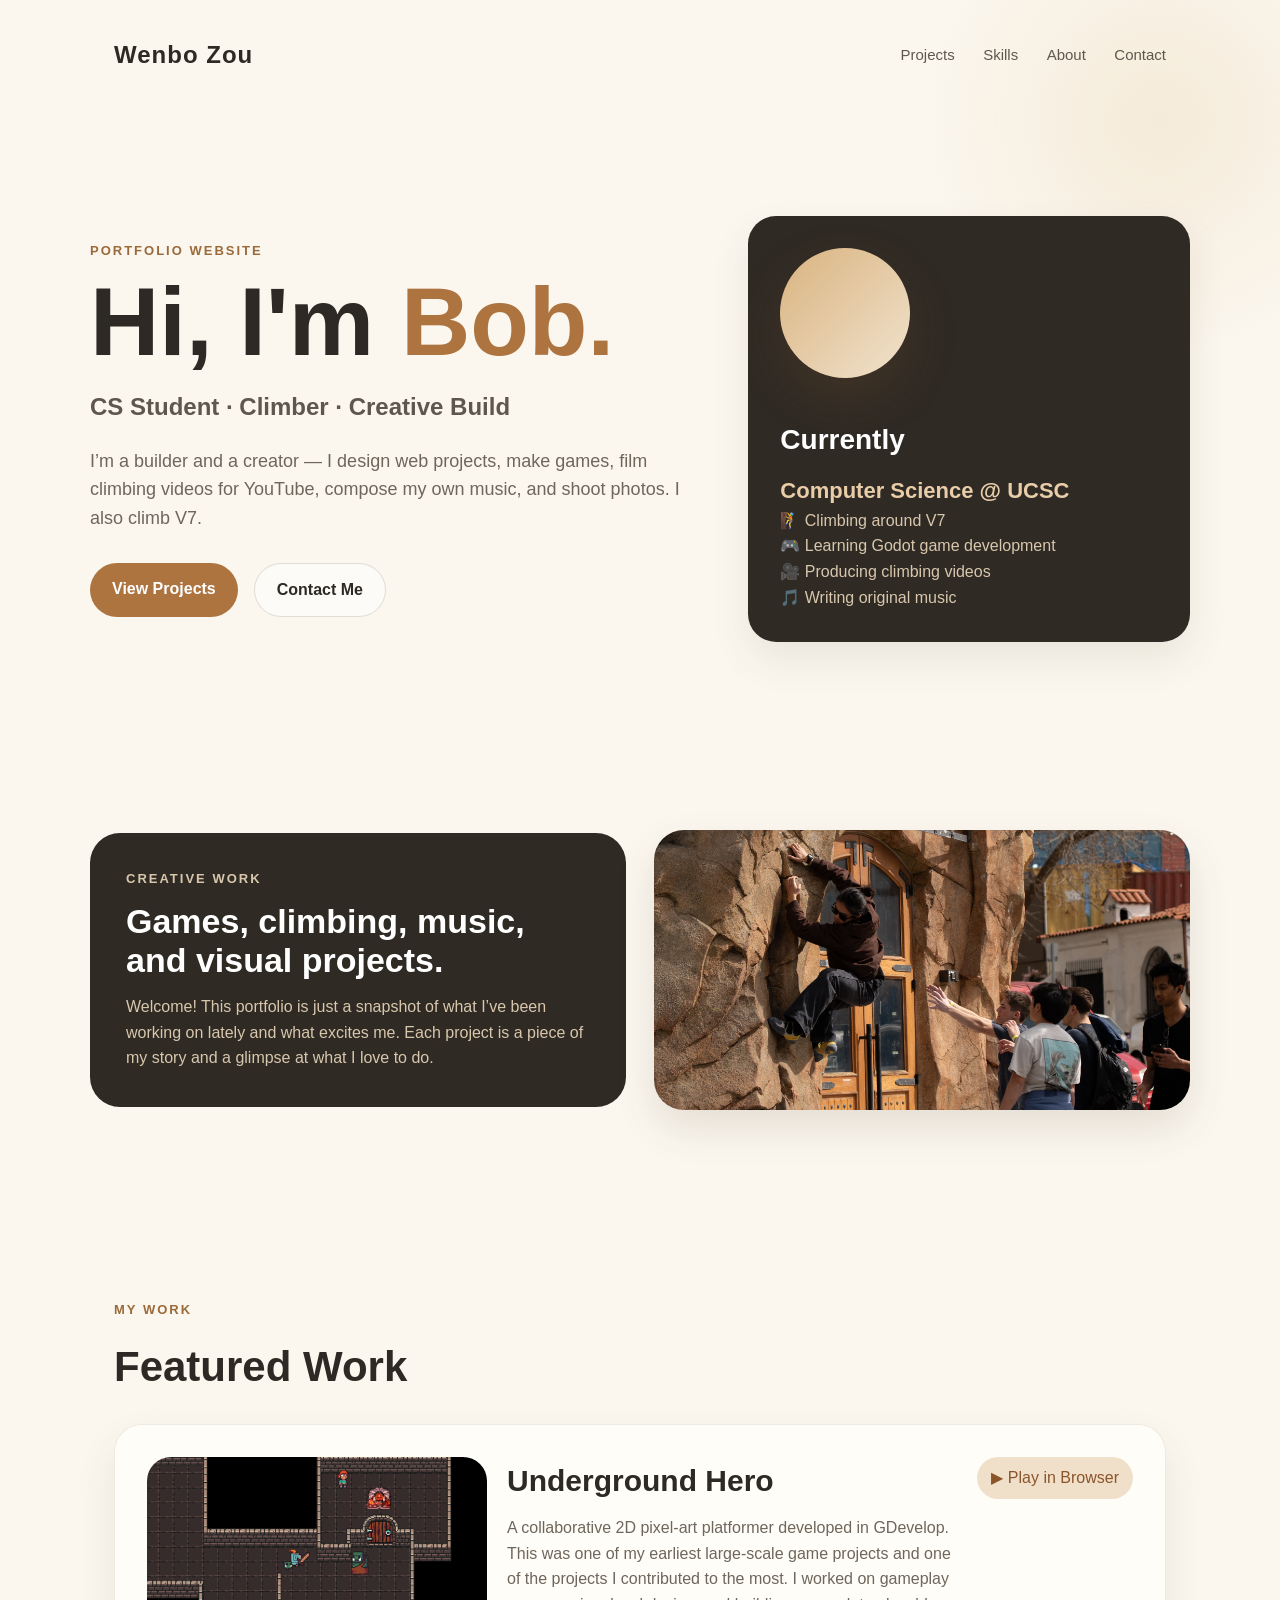
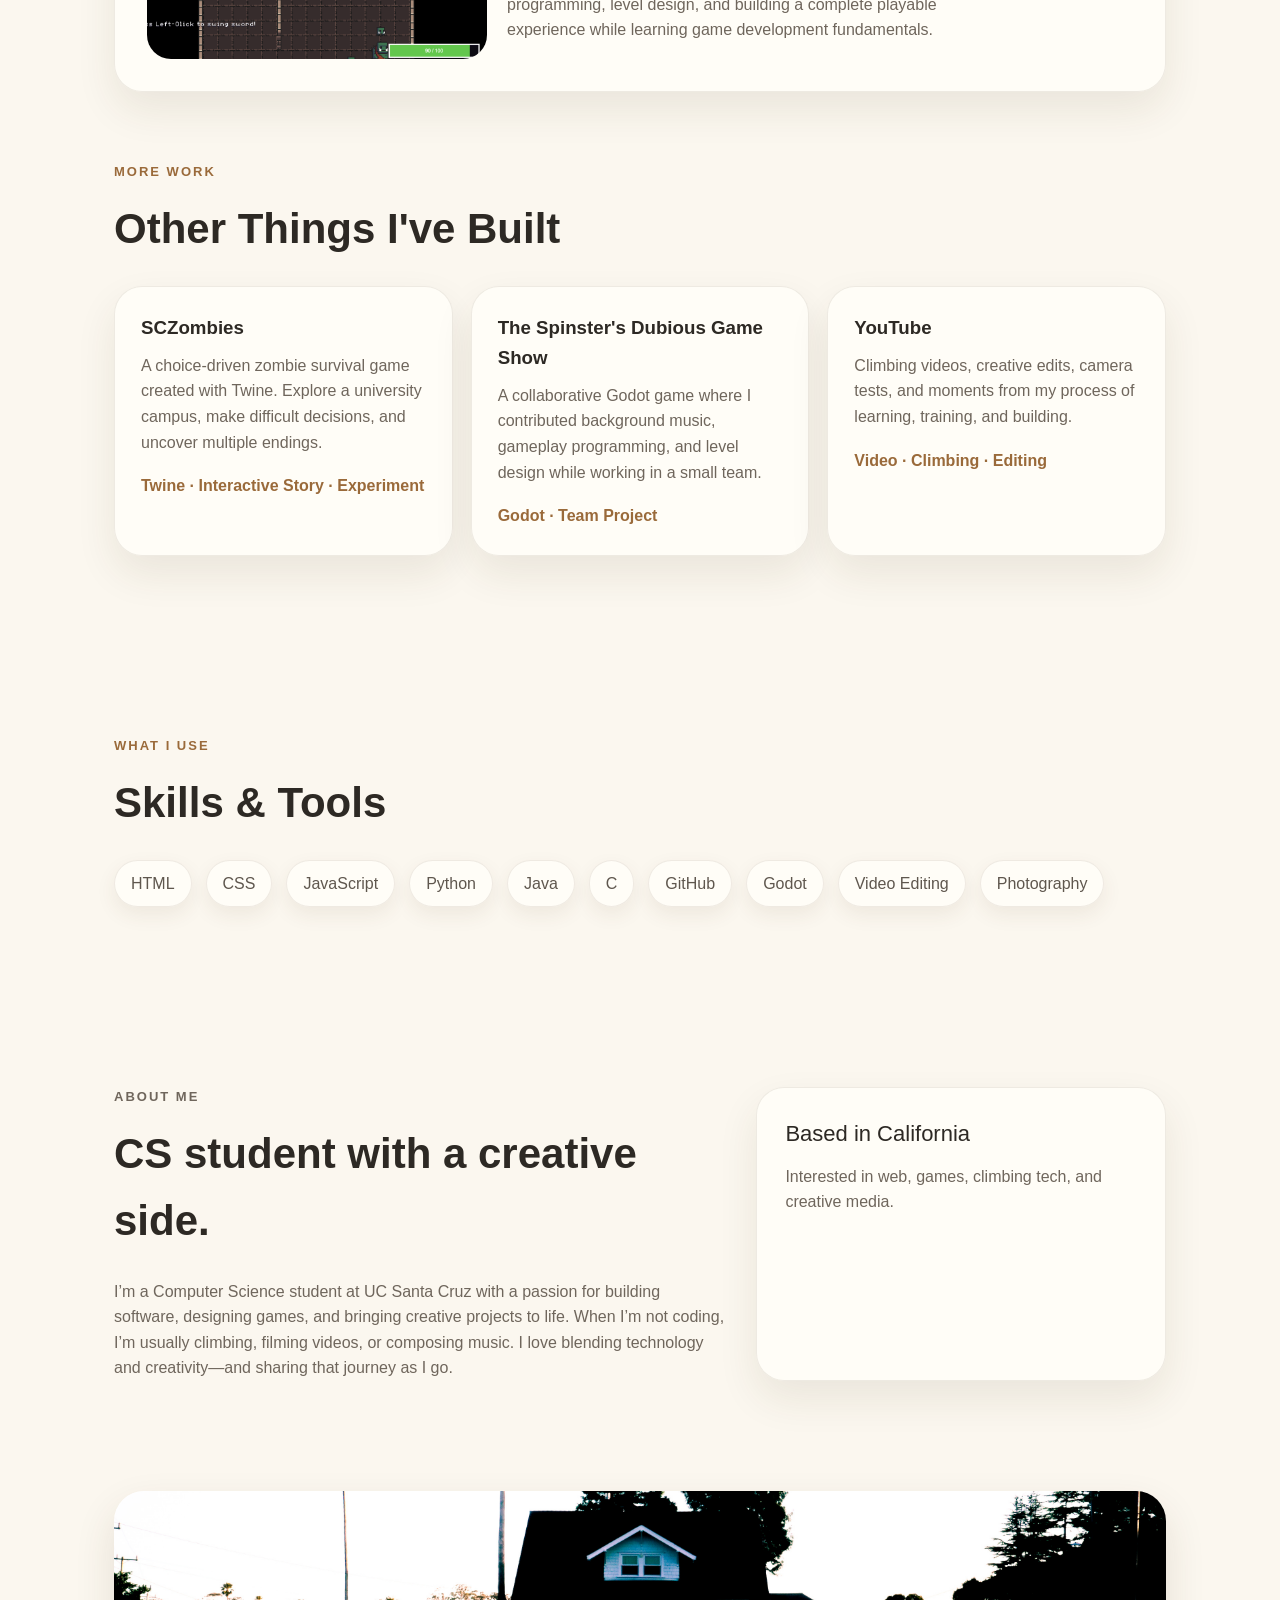
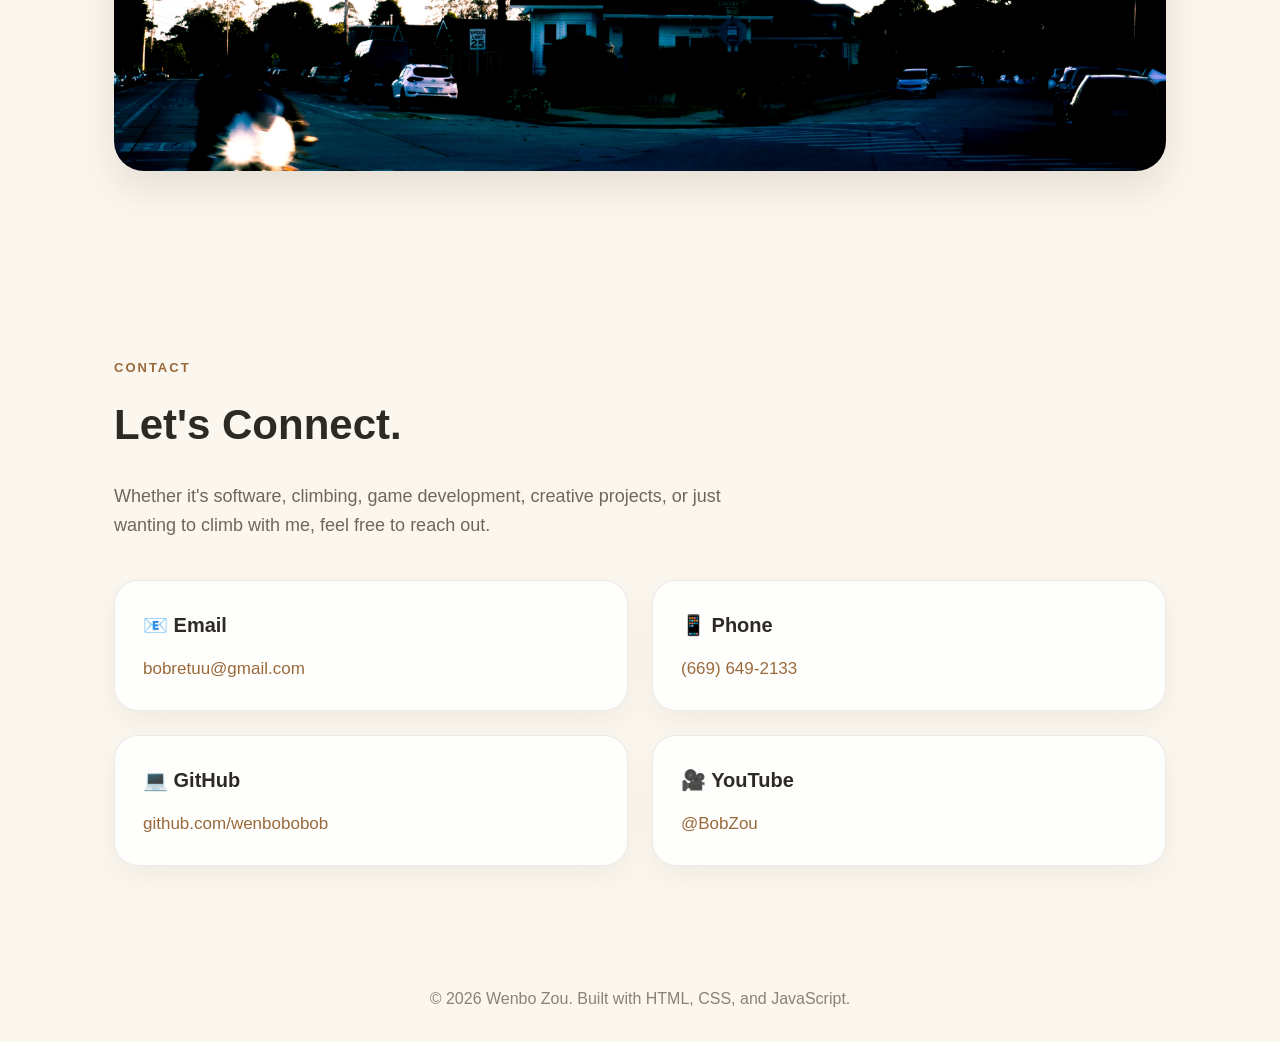
<file: index.html>
<!DOCTYPE html>
<html lang="en">
<head>
  <meta charset="UTF-8" />
  <meta name="viewport" content="width=device-width, initial-scale=1.0" />
  <title>Bob Zou | Portfolio</title>
  <link rel="stylesheet" href="style.css" />
</head>

<body>
  <div class="background-glow"></div>

  <header>
    <nav id="navbar">
      <h2 class="logo">Wenbo Zou</h2>

      <div class="nav-links">
        <a href="#projects">Projects</a>
        <a href="#skills">Skills</a>
        <a href="#about">About</a>
        <a href="#contact">Contact</a>
      </div>
    </nav>

    <section class="hero">
      <div class="hero-text">
        <p class="small-title">Portfolio Website</p>
        <h1>Hi, I'm <span>Bob.</span></h1>
        <h2 id="typing-text">CS Student · Climber · Creative Builder</h2>

        <p class="hero-description">
          I’m a builder and a creator — I design web projects, make games, film climbing videos for YouTube, compose my own music, and shoot photos. I also climb V7.
        </p>

        <div class="hero-buttons">
          <a href="#projects" class="main-button">View Projects</a>
          <a href="#contact" class="secondary-button">Contact Me</a>
        </div>
      </div>

      <div class="hero-card dark-card">
    <div class="circle"></div>

    <h3>Currently</h3>

    <p>Computer Science @ UCSC</p>

    <span>
        🧗 Climbing around V7<br>
        🎮 Learning Godot game development<br>
        🎥 Producing climbing videos<br>
        🎵 Writing original music
    </span>
</div>
    </section>

    <section class="visual-strip">
      <div class="visual-text dark-card">
        <p class="section-label light-label">Creative Work</p>
        <h2>Games, climbing, music, and visual projects.</h2>
        <p>
          Welcome! This portfolio is just a snapshot of what I’ve been working on lately and what excites me. Each project is a piece of my story and a glimpse at what I love to do.
        </p>
      </div>

      <img
    class="portfolio-image"
    src="images/1.JPG"
    alt="landScape">
    </section>
  </header>

  <main>
    <section id="projects" class="section">
  <p class="section-label">My Work</p>
  <h2>Featured Work</h2>

  <div class="featured-project">
    <img
        class="featured-image"
        src="images/underground.png"
        alt="Underground Hero">
    <div>

        <h3>Underground Hero</h3>

        <p>
            A collaborative 2D pixel-art platformer developed in GDevelop.
            This was one of my earliest large-scale game projects and one of the
            projects I contributed to the most. I worked on gameplay programming,
            level design, and building a complete playable experience while
            learning game development fundamentals.
        </p>

    </div>

    <a
        class="tag"
        href="games/undergroundHero/"
        target="_blank">

        ▶ Play in Browser

    </a>

  </div>

  <div class="experiments-block">
    <p class="section-label">More Work</p>
    <h2>Other Things I've Built</h2>

    <div class="project-grid">
      <a class="project-card" href="games/SCZombies/index.html" target="_blank">
        <h3>SCZombies</h3>
        <p>
          A choice-driven zombie survival game created with Twine.
          Explore a university campus, make difficult decisions,
          and uncover multiple endings.
        </p>
        <span>Twine · Interactive Story · Experiment</span>
      </a>

      <a
        class="project-card"
        href="https://pachino55.itch.io/the-spinsters-dubious-game-show"
        target="_blank">

        <h3>The Spinster's Dubious Game Show</h3>

        <p>

        A collaborative Godot game where I contributed
        background music, gameplay programming,
        and level design while working in a small team.

        </p>

        <span>Godot · Team Project</span>

        </a>

      <a
        class="project-card"
        href="https://www.youtube.com/@BobZou"
        target="_blank"
      >
        <h3>YouTube</h3>
        <p>
          Climbing videos, creative edits, camera tests, and moments from my
          process of learning, training, and building.
        </p>
        <span>Video · Climbing · Editing</span>
      </a>
    </div>
  </div>
</section>

    <section id="skills" class="section">
      <p class="section-label">What I Use</p>
      <h2>Skills & Tools</h2>

      <div class="skills-list">
        <span>HTML</span>
        <span>CSS</span>
        <span>JavaScript</span>
        <span>Python</span>
        <span>Java</span>
        <span>C</span>
        <span>GitHub</span>
        <span>Godot</span>
        <span>Video Editing</span>
        <span>Photography</span>
      </div>
    </section>

    <section id="about" class="section about-section">
      <div>
        <p class="section-label">About Me</p>
        <h2>CS student with a creative side.</h2>
        <p>
          I’m a Computer Science student at UC Santa Cruz with a passion for building software, designing games, and bringing creative projects to life. When I’m not coding, I’m usually climbing, filming videos, or composing music. I love blending technology and creativity—and sharing that journey as I go.
        </p>
      </div>

      <div class="about-box">
        <p>Based in California</p>
        <p>
          Interested in web, games, climbing tech, and creative media.
        </p>
      </div>
    </section>

    <section class="section image-section">
      <img
    class="portfolio-image"
    src="images/2.JPG"
    alt="climbing">
    </section>

    <section id="contact" class="section">

    <p class="section-label">Contact</p>

    <h2>Let's Connect.</h2>

    <p class="contact-intro">
        Whether it's software, climbing, game development, creative projects,
        or just wanting to climb with me, feel free to reach out.
    </p>

    <div class="contact-grid">

        <div class="contact-card">
            <h3>📧 Email</h3>
            <a href="mailto:bobretuu@gmail.com">
                bobretuu@gmail.com
            </a>
        </div>

        <div class="contact-card">
            <h3>📱 Phone</h3>
            <a href="tel:6696492133">
                (669) 649-2133
            </a>
        </div>

        <div class="contact-card">
            <h3>💻 GitHub</h3>
            <a href="https://github.com/wenbobobob" target="_blank">
                github.com/wenbobobob
            </a>
        </div>

        <div class="contact-card">
            <h3>🎥 YouTube</h3>
            <a href="https://www.youtube.com/@BobZou" target="_blank">
                @BobZou
            </a>
        </div>

    </div>

</section>
  </main>

  <footer>
    <p>© 2026 Wenbo Zou. Built with HTML, CSS, and JavaScript.</p>
  </footer>

  <script src="script.js"></script>
</body>
</html>
</file>
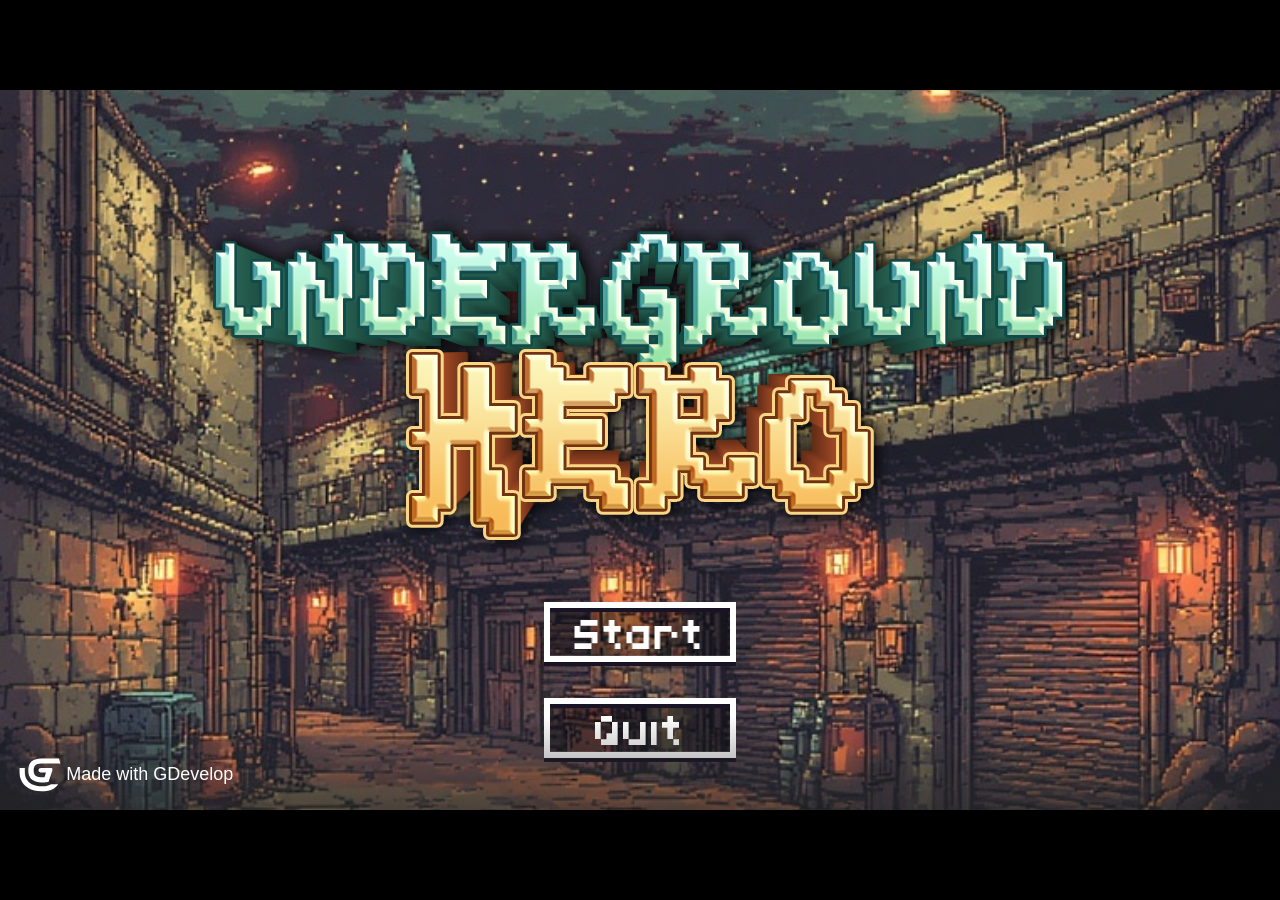
<file: games/undergroundHero/index.html>
<!DOCTYPE html>
<html>
<head>
    <meta charset="UTF-8"/>
    <link rel="manifest" href="manifest.webmanifest">

    <meta name="apple-mobile-web-app-capable" content="yes">
    <meta name="apple-mobile-web-app-status-bar-style" content="black-translucent">

    <meta name="theme-color" content="#000000" />
    <meta name="viewport" content="width=device-width, initial-scale=1.0, maximum-scale=1.0, user-scalable=no" />

	<style>
		body {
			margin: 0;
			padding: 0;
			background-color: #000000;
            overflow: hidden;
		}
        #canvasArea {
            margin-left: auto;
            margin-right: auto;
            overflow: hidden;
        }

        
	</style>
    <!-- Libs and GDJS core files : -->
		<script src="libs/jshashtable.js" crossorigin="anonymous"></script>
	<script src="logger.js" crossorigin="anonymous"></script>
	<script src="gd.js" crossorigin="anonymous"></script>
	<script src="libs/rbush.js" crossorigin="anonymous"></script>
	<script src="AsyncTasksManager.js" crossorigin="anonymous"></script>
	<script src="inputmanager.js" crossorigin="anonymous"></script>
	<script src="jsonmanager.js" crossorigin="anonymous"></script>
	<script src="Model3DManager.js" crossorigin="anonymous"></script>
	<script src="ResourceLoader.js" crossorigin="anonymous"></script>
	<script src="ResourceCache.js" crossorigin="anonymous"></script>
	<script src="timemanager.js" crossorigin="anonymous"></script>
	<script src="polygon.js" crossorigin="anonymous"></script>
	<script src="runtimeobject.js" crossorigin="anonymous"></script>
	<script src="profiler.js" crossorigin="anonymous"></script>
	<script src="RuntimeInstanceContainer.js" crossorigin="anonymous"></script>
	<script src="runtimescene.js" crossorigin="anonymous"></script>
	<script src="scenestack.js" crossorigin="anonymous"></script>
	<script src="force.js" crossorigin="anonymous"></script>
	<script src="RuntimeLayer.js" crossorigin="anonymous"></script>
	<script src="layer.js" crossorigin="anonymous"></script>
	<script src="RuntimeCustomObjectLayer.js" crossorigin="anonymous"></script>
	<script src="timer.js" crossorigin="anonymous"></script>
	<script src="runtimewatermark.js" crossorigin="anonymous"></script>
	<script src="runtimegame.js" crossorigin="anonymous"></script>
	<script src="variable.js" crossorigin="anonymous"></script>
	<script src="variablescontainer.js" crossorigin="anonymous"></script>
	<script src="oncetriggers.js" crossorigin="anonymous"></script>
	<script src="runtimebehavior.js" crossorigin="anonymous"></script>
	<script src="SpriteAnimator.js" crossorigin="anonymous"></script>
	<script src="spriteruntimeobject.js" crossorigin="anonymous"></script>
	<script src="affinetransformation.js" crossorigin="anonymous"></script>
	<script src="CustomRuntimeObjectInstanceContainer.js" crossorigin="anonymous"></script>
	<script src="CustomRuntimeObject.js" crossorigin="anonymous"></script>
	<script src="CustomRuntimeObject2D.js" crossorigin="anonymous"></script>
	<script src="indexeddb.js" crossorigin="anonymous"></script>
	<script src="events-tools/commontools.js" crossorigin="anonymous"></script>
	<script src="events-tools/variabletools.js" crossorigin="anonymous"></script>
	<script src="events-tools/runtimescenetools.js" crossorigin="anonymous"></script>
	<script src="events-tools/inputtools.js" crossorigin="anonymous"></script>
	<script src="events-tools/objecttools.js" crossorigin="anonymous"></script>
	<script src="events-tools/cameratools.js" crossorigin="anonymous"></script>
	<script src="events-tools/soundtools.js" crossorigin="anonymous"></script>
	<script src="events-tools/storagetools.js" crossorigin="anonymous"></script>
	<script src="events-tools/stringtools.js" crossorigin="anonymous"></script>
	<script src="events-tools/windowtools.js" crossorigin="anonymous"></script>
	<script src="events-tools/networktools.js" crossorigin="anonymous"></script>
	<script src="splash/gd-logo-light.js" crossorigin="anonymous"></script>
	<script src="pixi-renderers/pixi.js" crossorigin="anonymous"></script>
	<script src="pixi-renderers/pixi-filters-tools.js" crossorigin="anonymous"></script>
	<script src="pixi-renderers/runtimegame-pixi-renderer.js" crossorigin="anonymous"></script>
	<script src="pixi-renderers/runtimescene-pixi-renderer.js" crossorigin="anonymous"></script>
	<script src="pixi-renderers/layer-pixi-renderer.js" crossorigin="anonymous"></script>
	<script src="pixi-renderers/pixi-image-manager.js" crossorigin="anonymous"></script>
	<script src="pixi-renderers/pixi-bitmapfont-manager.js" crossorigin="anonymous"></script>
	<script src="pixi-renderers/spriteruntimeobject-pixi-renderer.js" crossorigin="anonymous"></script>
	<script src="pixi-renderers/CustomRuntimeObject2DPixiRenderer.js" crossorigin="anonymous"></script>
	<script src="pixi-renderers/DebuggerPixiRenderer.js" crossorigin="anonymous"></script>
	<script src="pixi-renderers/loadingscreen-pixi-renderer.js" crossorigin="anonymous"></script>
	<script src="pixi-renderers/pixi-effects-manager.js" crossorigin="anonymous"></script>
	<script src="howler-sound-manager/howler.min.js" crossorigin="anonymous"></script>
	<script src="howler-sound-manager/howler-sound-manager.js" crossorigin="anonymous"></script>
	<script src="fontfaceobserver-font-manager/fontfaceobserver.js" crossorigin="anonymous"></script>
	<script src="fontfaceobserver-font-manager/fontfaceobserver-font-manager.js" crossorigin="anonymous"></script>
	<script src="gdjs-evtsext__autotyping__autotyping.js" crossorigin="anonymous"></script>
	<script src="gdjs-evtsext__behaviorremapper__remapfortopdown.js" crossorigin="anonymous"></script>
	<script src="gdjs-evtsext__flash__colortint-func.js" crossorigin="anonymous"></script>
	<script src="gdjs-evtsext__flash__flash.js" crossorigin="anonymous"></script>
	<script src="gdjs-evtsext__flash__istinted-func.js" crossorigin="anonymous"></script>
	<script src="gdjs-evtsext__flash__togglecolortint-func.js" crossorigin="anonymous"></script>
	<script src="gdjs-evtsext__flash__togglevisibility-func.js" crossorigin="anonymous"></script>
	<script src="gdjs-evtsext__flashtransitionpainter__flashtransitionpainter.js" crossorigin="anonymous"></script>
	<script src="gdjs-evtsext__gamepads__a_advanced_vibration_controller-func.js" crossorigin="anonymous"></script>
	<script src="gdjs-evtsext__gamepads__a_change_vibration_magnitude-func.js" crossorigin="anonymous"></script>
	<script src="gdjs-evtsext__gamepads__a_set_deadzone-func.js" crossorigin="anonymous"></script>
	<script src="gdjs-evtsext__gamepads__a_vibrate_controller-func.js" crossorigin="anonymous"></script>
	<script src="gdjs-evtsext__gamepads__acceleratedspeed-func.js" crossorigin="anonymous"></script>
	<script src="gdjs-evtsext__gamepads__axisvalue-func.js" crossorigin="anonymous"></script>
	<script src="gdjs-evtsext__gamepads__c_any_button_pressed-func.js" crossorigin="anonymous"></script>
	<script src="gdjs-evtsext__gamepads__c_any_button_released-func.js" crossorigin="anonymous"></script>
	<script src="gdjs-evtsext__gamepads__c_axis_pushed-func.js" crossorigin="anonymous"></script>
	<script src="gdjs-evtsext__gamepads__c_button_pressed-func.js" crossorigin="anonymous"></script>
	<script src="gdjs-evtsext__gamepads__c_button_released-func.js" crossorigin="anonymous"></script>
	<script src="gdjs-evtsext__gamepads__c_controller_type-func.js" crossorigin="anonymous"></script>
	<script src="gdjs-evtsext__gamepads__c_controller_x_is_connected-func.js" crossorigin="anonymous"></script>
	<script src="gdjs-evtsext__gamepads__connectedgamepadscount-func.js" crossorigin="anonymous"></script>
	<script src="gdjs-evtsext__gamepads__deadzone-func.js" crossorigin="anonymous"></script>
	<script src="gdjs-evtsext__gamepads__gamepadcount-func.js" crossorigin="anonymous"></script>
	<script src="gdjs-evtsext__gamepads__gamepadtype-func.js" crossorigin="anonymous"></script>
	<script src="gdjs-evtsext__gamepads__isbuttonjustpressed-func.js" crossorigin="anonymous"></script>
	<script src="gdjs-evtsext__gamepads__lastbuttonid-func.js" crossorigin="anonymous"></script>
	<script src="gdjs-evtsext__gamepads__lastbuttonstring-func.js" crossorigin="anonymous"></script>
	<script src="gdjs-evtsext__gamepads__onfirstsceneloaded-func.js" crossorigin="anonymous"></script>
	<script src="gdjs-evtsext__gamepads__onsceneloaded-func.js" crossorigin="anonymous"></script>
	<script src="gdjs-evtsext__gamepads__onscenepostevents-func.js" crossorigin="anonymous"></script>
	<script src="gdjs-evtsext__gamepads__stickangle-func.js" crossorigin="anonymous"></script>
	<script src="gdjs-evtsext__gamepads__stickforce-func.js" crossorigin="anonymous"></script>
	<script src="gdjs-evtsext__gamepads__stickforcex-func.js" crossorigin="anonymous"></script>
	<script src="gdjs-evtsext__gamepads__stickforcey-func.js" crossorigin="anonymous"></script>
	<script src="gdjs-evtsext__gamepads__stickrotationvalue-func.js" crossorigin="anonymous"></script>
	<script src="gdjs-evtsext__gamepads__strongvibrationmagnitude-func.js" crossorigin="anonymous"></script>
	<script src="gdjs-evtsext__gamepads__triggerpressure-func.js" crossorigin="anonymous"></script>
	<script src="gdjs-evtsext__gamepads__weakvibrationmagnitude-func.js" crossorigin="anonymous"></script>
	<script src="gdjs-evtsext__health__health.js" crossorigin="anonymous"></script>
	<script src="gdjs-evtsext__panelspritebutton__buttonfsm.js" crossorigin="anonymous"></script>
	<script src="gdjs-evtsext__panelspritebutton__isingameedition-func.js" crossorigin="anonymous"></script>
	<script src="gdjs-evtsext__panelspritebutton__panelspritebutton.js" crossorigin="anonymous"></script>
	<script src="gdjs-evtsext__panelspritecontinuousbar__panelspritecontinuousbar.js" crossorigin="anonymous"></script>
	<script src="gdjs-evtsext__panelspritecontinuousbar__resourcebar.js" crossorigin="anonymous"></script>
	<script src="gdjs-evtsext__shakeobject__shakeobject_positionangle.js" crossorigin="anonymous"></script>
	<script src="gdjs-evtsext__shakeobject__shakeobject_positionanglescale.js" crossorigin="anonymous"></script>
	<script src="gdjs-evtsext__spritemultitouchjoystick__acceleratedspeed-func.js" crossorigin="anonymous"></script>
	<script src="gdjs-evtsext__spritemultitouchjoystick__angleto4way-func.js" crossorigin="anonymous"></script>
	<script src="gdjs-evtsext__spritemultitouchjoystick__angleto8way-func.js" crossorigin="anonymous"></script>
	<script src="gdjs-evtsext__spritemultitouchjoystick__deadzone-func.js" crossorigin="anonymous"></script>
	<script src="gdjs-evtsext__spritemultitouchjoystick__hastouchstartedonscreenside-func.js" crossorigin="anonymous"></script>
	<script src="gdjs-evtsext__spritemultitouchjoystick__isanglein4waydirection-func.js" crossorigin="anonymous"></script>
	<script src="gdjs-evtsext__spritemultitouchjoystick__isanglein8waydirection-func.js" crossorigin="anonymous"></script>
	<script src="gdjs-evtsext__spritemultitouchjoystick__isbuttonjustpressed-func.js" crossorigin="anonymous"></script>
	<script src="gdjs-evtsext__spritemultitouchjoystick__isbuttonpressed-func.js" crossorigin="anonymous"></script>
	<script src="gdjs-evtsext__spritemultitouchjoystick__isbuttonreleased-func.js" crossorigin="anonymous"></script>
	<script src="gdjs-evtsext__spritemultitouchjoystick__isdirectionpushed4way-func.js" crossorigin="anonymous"></script>
	<script src="gdjs-evtsext__spritemultitouchjoystick__isdirectionpushed8way-func.js" crossorigin="anonymous"></script>
	<script src="gdjs-evtsext__spritemultitouchjoystick__isingameedition-func.js" crossorigin="anonymous"></script>
	<script src="gdjs-evtsext__spritemultitouchjoystick__joystickangle-func.js" crossorigin="anonymous"></script>
	<script src="gdjs-evtsext__spritemultitouchjoystick__joystickforce-func.js" crossorigin="anonymous"></script>
	<script src="gdjs-evtsext__spritemultitouchjoystick__multitouchjoystick.js" crossorigin="anonymous"></script>
	<script src="gdjs-evtsext__spritemultitouchjoystick__setbuttonstate-func.js" crossorigin="anonymous"></script>
	<script src="gdjs-evtsext__spritemultitouchjoystick__setdeadzone-func.js" crossorigin="anonymous"></script>
	<script src="gdjs-evtsext__spritemultitouchjoystick__setjoystickangle-func.js" crossorigin="anonymous"></script>
	<script src="gdjs-evtsext__spritemultitouchjoystick__setjoystickforce-func.js" crossorigin="anonymous"></script>
	<script src="gdjs-evtsext__spritemultitouchjoystick__stickangle-func.js" crossorigin="anonymous"></script>
	<script src="gdjs-evtsext__spritemultitouchjoystick__stickforce-func.js" crossorigin="anonymous"></script>
	<script src="gdjs-evtsext__spritemultitouchjoystick__stickforcex-func.js" crossorigin="anonymous"></script>
	<script src="gdjs-evtsext__spritemultitouchjoystick__stickforcey-func.js" crossorigin="anonymous"></script>
	<script src="gdjs-evtsext__topdownmovementanimator__topdownmovementanimator.js" crossorigin="anonymous"></script>
	<script src="gdjs-evtsext__twochoicesdialogboxes__isingameedition-func.js" crossorigin="anonymous"></script>
	<script src="gdjs-evtsext__twochoicesdialogboxes__twochoicesdialogbox.js" crossorigin="anonymous"></script>
	<script src="Extensions/3D/Scene3DTools.js" crossorigin="anonymous"></script>
	<script src="Extensions/AnchorBehavior/anchorruntimebehavior.js" crossorigin="anonymous"></script>
	<script src="Extensions/BitmapText/bitmaptextruntimeobject-pixi-renderer.js" crossorigin="anonymous"></script>
	<script src="Extensions/BitmapText/bitmaptextruntimeobject.js" crossorigin="anonymous"></script>
	<script src="Extensions/DebuggerTools/debuggertools.js" crossorigin="anonymous"></script>
	<script src="Extensions/Lighting/lightobstacleruntimebehavior.js" crossorigin="anonymous"></script>
	<script src="Extensions/Lighting/lightruntimeobject-pixi-renderer.js" crossorigin="anonymous"></script>
	<script src="Extensions/Lighting/lightruntimeobject.js" crossorigin="anonymous"></script>
	<script src="Extensions/PanelSpriteObject/panelspriteruntimeobject-pixi-renderer.js" crossorigin="anonymous"></script>
	<script src="Extensions/PanelSpriteObject/panelspriteruntimeobject.js" crossorigin="anonymous"></script>
	<script src="Extensions/PrimitiveDrawing/pixi-graphics-extras/graphics-extras.min.js" crossorigin="anonymous"></script>
	<script src="Extensions/PrimitiveDrawing/shapepainterruntimeobject-pixi-renderer.js" crossorigin="anonymous"></script>
	<script src="Extensions/PrimitiveDrawing/shapepainterruntimeobject.js" crossorigin="anonymous"></script>
	<script src="Extensions/TextObject/textruntimeobject-pixi-renderer.js" crossorigin="anonymous"></script>
	<script src="Extensions/TextObject/textruntimeobject.js" crossorigin="anonymous"></script>
	<script src="Extensions/TiledSpriteObject/tiledspriteruntimeobject-pixi-renderer.js" crossorigin="anonymous"></script>
	<script src="Extensions/TiledSpriteObject/tiledspriteruntimeobject.js" crossorigin="anonymous"></script>
	<script src="Extensions/TopDownMovementBehavior/topdownmovementruntimebehavior.js" crossorigin="anonymous"></script>
	<script src="Extensions/TweenBehavior/TweenManager.js" crossorigin="anonymous"></script>
	<script src="Extensions/TweenBehavior/tweenruntimebehavior.js" crossorigin="anonymous"></script>
	<script src="object-capabilities/AnimatableBehavior.js" crossorigin="anonymous"></script>
	<script src="object-capabilities/EffectBehavior.js" crossorigin="anonymous"></script>
	<script src="object-capabilities/FlippableBehavior.js" crossorigin="anonymous"></script>
	<script src="object-capabilities/OpacityBehavior.js" crossorigin="anonymous"></script>
	<script src="object-capabilities/ResizableBehavior.js" crossorigin="anonymous"></script>
	<script src="object-capabilities/ScalableBehavior.js" crossorigin="anonymous"></script>
	<script src="object-capabilities/TextContainerBehavior.js" crossorigin="anonymous"></script>
	<script src="Extensions/3D/DirectionalLight.js" crossorigin="anonymous"></script>
	<script src="Extensions/3D/HemisphereLight.js" crossorigin="anonymous"></script>
	<script src="Extensions/Effects/drop-shadow-pixi-filter.js" crossorigin="anonymous"></script>
	<script src="Extensions/Effects/hsl-adjustment-pixi-filter.js" crossorigin="anonymous"></script>
	<script src="Extensions/Effects/kawase-blur-pixi-filter.js" crossorigin="anonymous"></script>
	<script src="Extensions/Effects/outline-pixi-filter.js" crossorigin="anonymous"></script>
	<script src="Extensions/Effects/pixi-filters/filter-drop-shadow.js" crossorigin="anonymous"></script>
	<script src="Extensions/Effects/pixi-filters/filter-hsl-adjustment.js" crossorigin="anonymous"></script>
	<script src="Extensions/Effects/pixi-filters/filter-kawase-blur.js" crossorigin="anonymous"></script>
	<script src="Extensions/Effects/pixi-filters/filter-outline.js" crossorigin="anonymous"></script>
	<script src="code0.js" crossorigin="anonymous"></script>
	<script src="code1.js" crossorigin="anonymous"></script>
	<script src="code2.js" crossorigin="anonymous"></script>
	<script src="code3.js" crossorigin="anonymous"></script>
	<script src="code4.js" crossorigin="anonymous"></script>
	<script src="code5.js" crossorigin="anonymous"></script>
	<script src="data.js" crossorigin="anonymous"></script>


</head>
<body>

    
	<script>

    (function() {
        //Initialization
        var game = new gdjs.RuntimeGame(gdjs.projectData, {});

        //Create a renderer
        game.getRenderer().createStandardCanvas(document.body);

        //Bind keyboards/mouse/touch events
        game.getRenderer().bindStandardEvents(game.getInputManager(), window, document);

        //Load all assets and start the game
        game.loadAllAssets(function() {
            game.startGameLoop();
        });
    })();

	</script>
</body>
</html>
</file>
<file: style.css>
* {
  margin: 0;
  padding: 0;
  box-sizing: border-box;
}

html {
  scroll-behavior: smooth;
}

body {
  font-family: Arial, sans-serif;
  background: #fbf7ef;
  color: #2d2924;
  line-height: 1.6;
  overflow-x: hidden;
}

.background-glow {
  position: fixed;
  top: -140px;
  right: -140px;
  width: 520px;
  height: 520px;
  background: radial-gradient(circle, rgba(218, 172, 105, 0.16), transparent 65%);
  z-index: -1;
}

header {
  min-height: 100vh;
  padding: 24px;
}

nav {
  position: fixed;
  top: 20px;
  left: 50%;
  transform: translateX(-50%);
  width: min(1100px, 90%);
  padding: 16px 24px;
  border-radius: 20px;
  display: flex;
  justify-content: space-between;
  align-items: center;
  z-index: 100;
  transition: 0.3s;
}

nav.scrolled {
  background: rgba(255, 253, 248, 0.88);
  backdrop-filter: blur(14px);
  box-shadow: 0 10px 30px rgba(70, 50, 25, 0.12);
}

.logo {
  font-size: 24px;
  letter-spacing: 1px;
}

.nav-links a {
  color: #5f574e;
  text-decoration: none;
  margin-left: 24px;
  font-size: 15px;
}

.nav-links a:hover {
  color: #2d2924;
}

.hero {
  max-width: 1100px;
  margin: 0 auto;
  min-height: 90vh;
  display: grid;
  grid-template-columns: 1.4fr 1fr;
  align-items: center;
  gap: 40px;
}

.small-title,
.section-label {
  color: #9a6a3a;
  font-weight: bold;
  margin-bottom: 12px;
  text-transform: uppercase;
  letter-spacing: 2px;
  font-size: 13px;
}

.light-label {
  color: #e9cda9;
}

.hero h1 {
  font-size: clamp(52px, 8vw, 96px);
  line-height: 1;
  margin-bottom: 18px;
}

.hero h1 span {
  color: #ad7440;
}

.hero h2 {
  color: #5f574e;
  font-size: 24px;
  margin-bottom: 20px;
  min-height: 34px;
}

.hero-description {
  color: #6f665c;
  max-width: 600px;
  font-size: 18px;
  margin-bottom: 30px;
}

.hero-buttons {
  display: flex;
  gap: 16px;
  flex-wrap: wrap;
}

.main-button,
.secondary-button {
  padding: 13px 22px;
  border-radius: 999px;
  text-decoration: none;
  font-weight: bold;
}

.main-button {
  color: white;
  background: #ad7440;
}

.main-button:hover {
  background: #8d5d32;
}

.secondary-button {
  color: #2d2924;
  border: 1px solid rgba(70, 55, 40, 0.16);
  background: rgba(255, 255, 255, 0.55);
}

.dark-card {
  background: #2f2a24;
  color: white;
}

.hero-card,
.project-card,
.featured-project,
.about-box,
.contact-section {
  border-radius: 28px;
  box-shadow: 0 18px 40px rgba(70, 50, 25, 0.09);
}

.hero-card {
  padding: 32px;
  min-height: 320px;
  position: relative;
  overflow: hidden;
}

.hero-card .circle {
  width: 130px;
  height: 130px;
  border-radius: 50%;
  background: linear-gradient(135deg, #d9b37f, #f1e3ce);
  margin-bottom: 40px;
  box-shadow: 0 20px 50px rgba(150, 95, 45, 0.18);
}

.hero-card h3 {
  font-size: 28px;
  margin-bottom: 10px;
}

.hero-card p {
  font-size: 22px;
  color: #e9cda9;
  font-weight: bold;
}

.hero-card span {
  color: #d8c7ad;
}

.visual-strip {
  max-width: 1100px;
  margin: -40px auto 40px;
  padding: 36px 0;
  display: grid;
  grid-template-columns: 1fr 1fr;
  gap: 28px;
  align-items: center;
}

.visual-text {
  padding: 36px;
  border-radius: 30px;
}

.visual-text h2 {
  font-size: 34px;
  line-height: 1.15;
  margin-bottom: 14px;
}

.visual-text p {
  color: #d8c7ad;
}

.image-placeholder {
  min-height: 280px;
  border-radius: 30px;
  background: #eadcc8;
  border: 1px dashed rgba(90, 70, 45, 0.25);
  display: flex;
  align-items: center;
  justify-content: center;
  color: #8a7057;
  font-weight: bold;
}

.section {
  max-width: 1100px;
  margin: 0 auto;
  padding: 90px 24px;
}

.section h2 {
  font-size: 42px;
  margin-bottom: 24px;
}

.featured-project,
.project-card,
.about-box,
.contact-section {
  background: rgba(255, 253, 248, 0.92);
  border: 1px solid rgba(90, 70, 45, 0.1);
}

.featured-project {
  padding: 32px;
  margin-bottom: 24px;
  display: flex;
  justify-content: space-between;
  gap: 20px;
}

.featured-project h3 {
  font-size: 30px;
  margin-bottom: 10px;
}

.featured-project p {
  color: #6f665c;
  max-width: 700px;
}

.tag {
  height: fit-content;
  padding: 8px 14px;
  background: #f0dfc9;
  border-radius: 999px;
  color: #8b552b;
  white-space: nowrap;
}

.project-grid {
  display: grid;
  grid-template-columns: repeat(3, 1fr);
  gap: 18px;
}

.project-card {
  padding: 26px;
  cursor: pointer;
  transition: 0.25s;
  text-decoration: none;
  color: inherit;
  display: block;
}

.project-card:hover {
  transform: translateY(-8px);
  border-color: rgba(173, 116, 64, 0.4);
  box-shadow: 0 24px 55px rgba(91, 65, 38, 0.16);
}

.project-card.selected {
  background: #f4e4cf;
  border-color: #ad7440;
}

.project-card h3 {
  margin-bottom: 10px;
}

.project-card p {
  color: #6f665c;
  margin-bottom: 18px;
}

.project-card span {
  color: #9a6a3a;
  font-weight: bold;
}

.skills-list {
  display: flex;
  flex-wrap: wrap;
  gap: 14px;
}

.skills-list span {
  padding: 10px 16px;
  border-radius: 999px;
  background: rgba(255, 253, 248, 0.9);
  color: #5f574e;
  border: 1px solid rgba(95, 75, 55, 0.1);
  box-shadow: 0 8px 20px rgba(91, 65, 38, 0.08);
}

.about-section {
  display: grid;
  grid-template-columns: 1.2fr 0.8fr;
  gap: 28px;
}

.about-section p {
  color: #6f665c;
}

.about-box {
  padding: 28px;
}

.about-box p:first-child {
  color: #2d2924;
  font-size: 22px;
  margin-bottom: 12px;
}

.image-section {
  padding-top: 20px;
}

.wide-image {
  min-height: 360px;
}

.contact-section {
  text-align: center;
}

.contact-section p {
  color: #6f665c;
  margin: 8px 0;
}

footer {
  text-align: center;
  padding: 30px;
  color: #8a8177;
}

.portfolio-image {
  width: 100%;
  height: 280px;
  object-fit: cover;
  border-radius: 30px;
  box-shadow: 0 18px 40px rgba(70, 50, 25, 0.12);
}

@media (max-width: 800px) {
  nav {
    position: static;
    transform: none;
    width: 100%;
    flex-direction: column;
    gap: 14px;
  }

  .nav-links a {
    margin: 0 8px;
  }

  .hero {
    grid-template-columns: 1fr;
    padding-top: 60px;
  }

  .visual-strip {
    grid-template-columns: 1fr;
    margin-top: 0;
  }

  .project-grid,
  .about-section {
    grid-template-columns: 1fr;
  }

  .featured-project {
    flex-direction: column;
  }

  .hero h1 {
    font-size: 52px;
  }
  
}
.contact-intro {
    max-width: 650px;
    color: #6f665c;
    margin-bottom: 40px;
    font-size: 18px;
}

.contact-grid {
    display: grid;
    grid-template-columns: repeat(2, 1fr);
    gap: 24px;
    margin-top: 20px;
}

.contact-card {
    background: rgba(255,255,255,0.8);
    border: 1px solid rgba(0,0,0,0.08);
    border-radius: 24px;
    padding: 28px;
    transition: .3s;
    box-shadow: 0 10px 30px rgba(0,0,0,0.05);
}

.contact-card:hover {
    transform: translateY(-6px);
    box-shadow: 0 20px 40px rgba(0,0,0,0.08);
}

.contact-card h3 {
    margin-bottom: 14px;
    font-size: 20px;
    color: #2d2924;
}

.contact-card a {
    color: #9a6a3a;
    text-decoration: none;
    font-size: 17px;
    word-break: break-word;
}

.contact-card a:hover {
    text-decoration: underline;
}

@media (max-width: 800px) {

    .contact-grid{
        grid-template-columns:1fr;
    }

}
.experiments-block {
  margin-top: 70px;
}

.featured-project .tag {
  text-decoration: none;
  transition: 0.25s;
}

.featured-project .tag:hover {
  transform: translateY(-3px);
  background: #e6cfb0;
}
.featured-image{

    width:340px;

    border-radius:24px;

    object-fit:cover;

}
</file>
